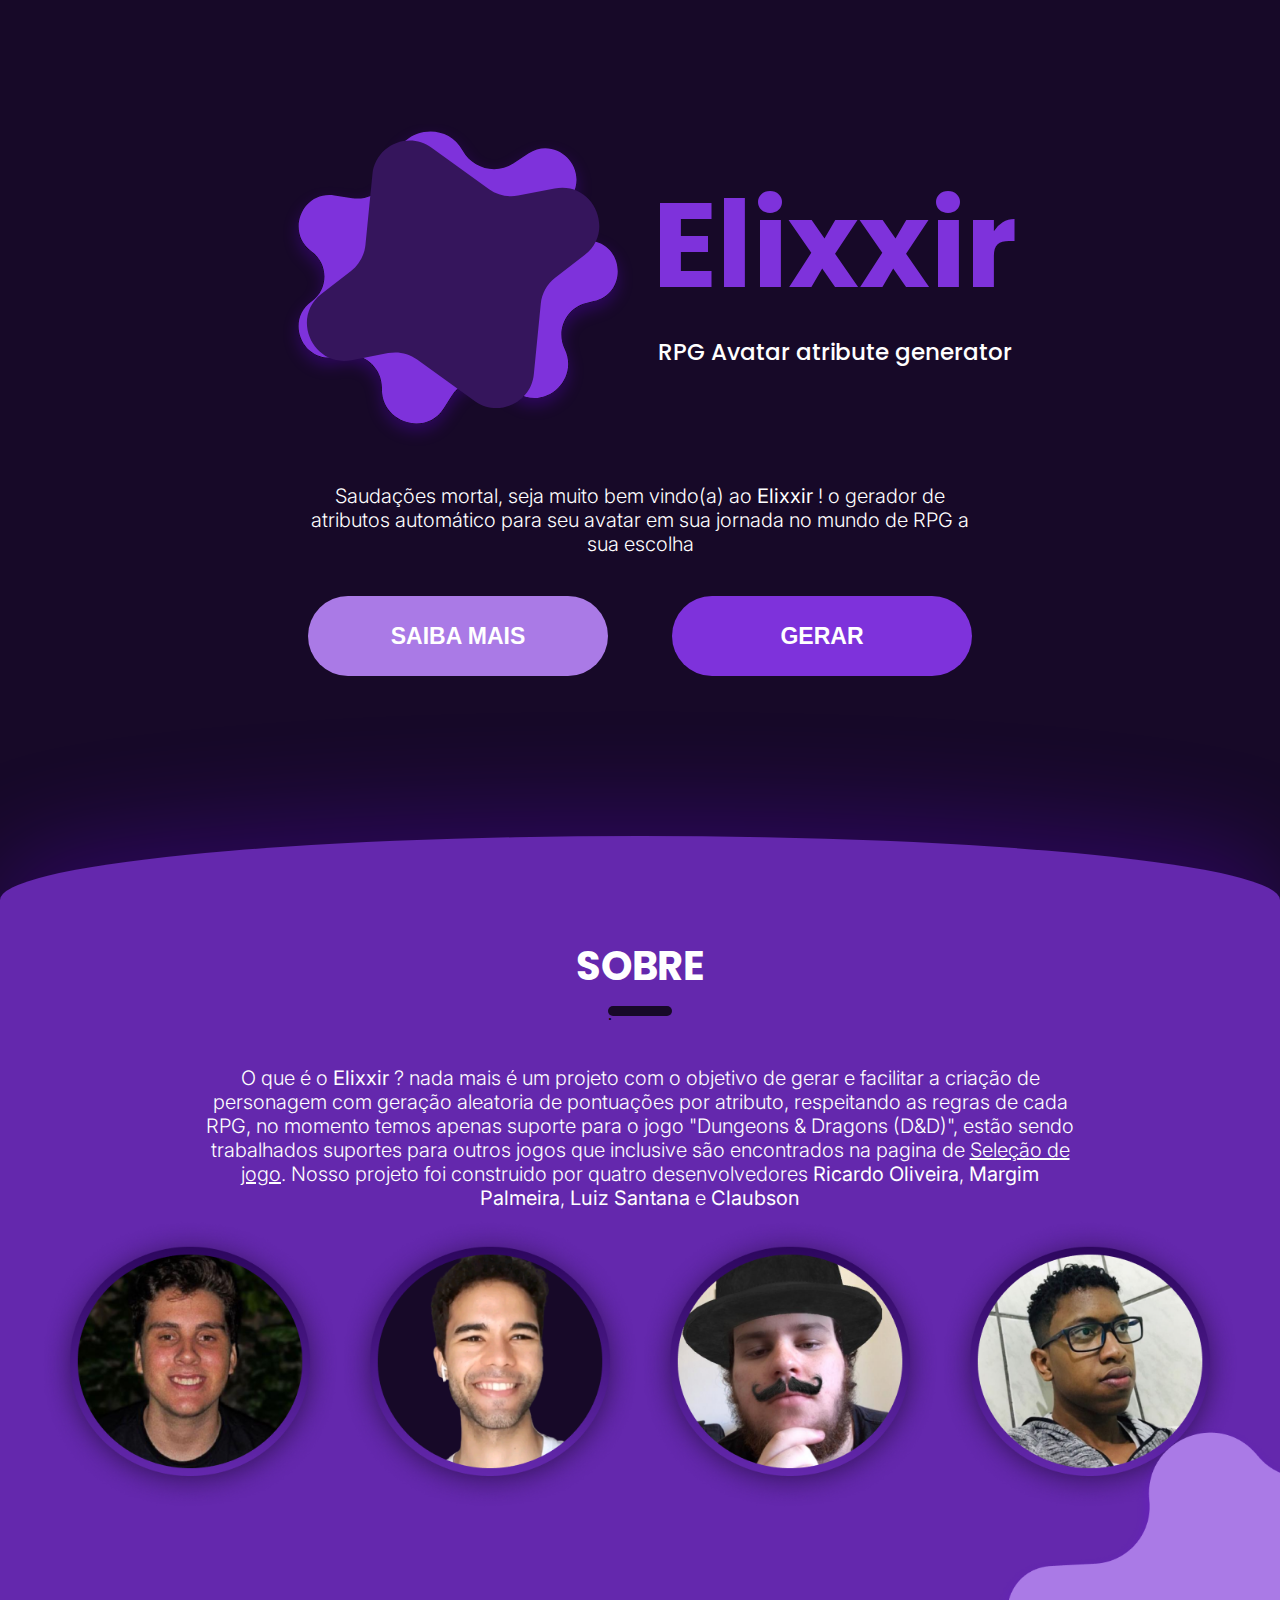
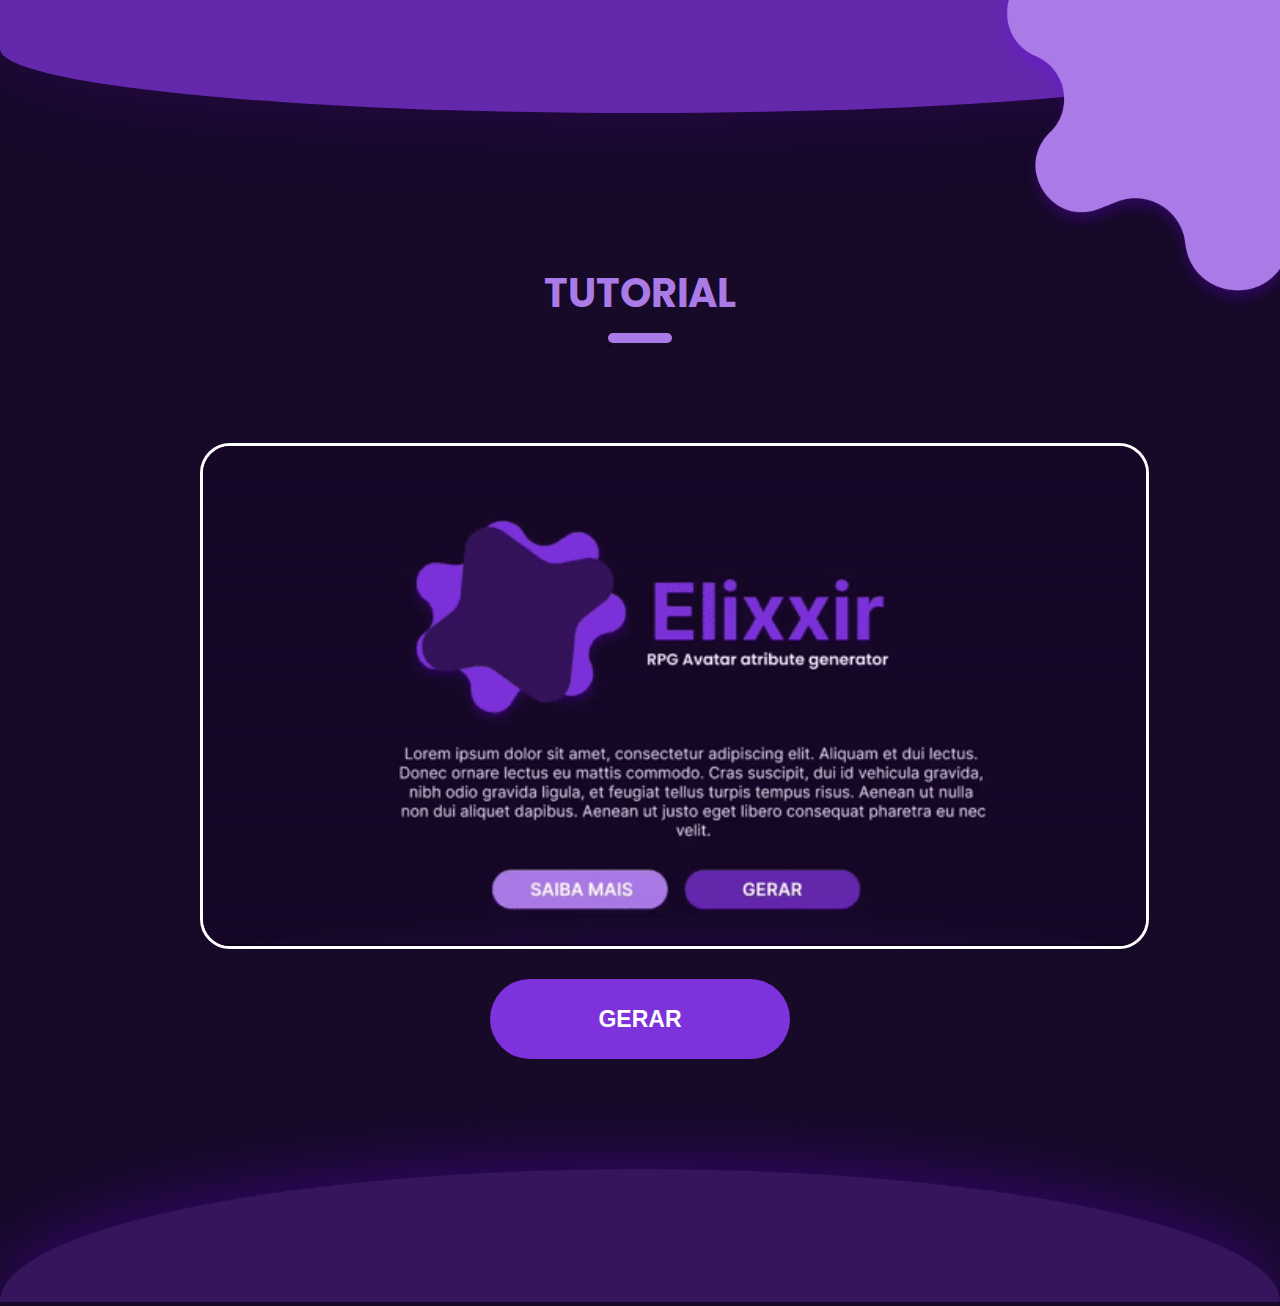
<file: frontend/pages/index.html>
<!DOCTYPE html>
<html lang="en">

<head>
    <meta charset="UTF-8">
    <meta http-equiv="X-UA-Compatible" content="IE=edge">
    <meta name="viewport" content="width=device-width, initial-scale=1.0">
    <title>Elixxir - Pagina Inicial</title>
    <link rel="stylesheet" href="../css/style.css">
    <link rel="stylesheet" href="../css/Responsividade.css">
    <link rel="preconnect" href="https://fonts.googleapis.com">
    <link rel="preconnect" href="https://fonts.gstatic.com" crossorigin>
    <link
        href="https://fonts.googleapis.com/css2?family=Inter:wght@400;600;700&family=Poppins:wght@400;600;700;800&display=swap"
        rel="stylesheet">
</head>

<body class="corpo">
    <header>
        <div class="contents">
            <div class="icon">
                <svg width="350" height="430" viewBox="0 0 467 430" fill="none" xmlns="http://www.w3.org/2000/svg">
                    <g filter="url(#filter0_d_0_1)">
                        <path
                            d="M146.928 55.6238C150.687 7.01187 216.175 -7.11291 239.637 35.6277C252.905 59.7978 284.163 67.9379 307.233 52.8391L327.359 39.6675C363.845 15.7891 407.553 57.4801 385.943 95.3533C372.031 119.735 386.037 150.702 413.57 156.169C456.901 164.773 458.009 226.337 415.016 236.495L404.752 238.92C377.768 245.296 363.787 275.381 375.811 300.365C395.486 341.244 349.431 383.244 311.485 358.378L295.013 347.585C271.57 332.222 240.089 339.012 225.062 362.672L214.504 379.296C190.182 417.592 130.908 398.309 131.983 352.955C132.641 325.235 107.502 303.589 80.2887 308.902L69.9373 310.924C26.5796 319.39 2.21339 262.843 38.145 237.143C60.9771 220.812 60.9732 186.825 38.2482 170.346C2.94788 144.748 25.585 88.7468 68.6696 95.463L92.4358 99.1678C119.679 103.415 144.802 83.1141 146.928 55.6238Z"
                            fill="#7E32DB" />
                    </g>
                    <path
                        d="M119.284 67.4904C123.072 29.1266 167.017 9.29975 198.286 31.8467L275.009 87.1685C286.181 95.2247 300.183 98.3149 313.708 95.7098L362.418 86.3284C414.134 76.3678 444.117 142.823 402.427 175.005L363.161 205.317C352.257 213.734 345.309 226.276 343.955 239.983L334.662 334.114C330.874 372.478 286.93 392.304 255.66 369.757L178.938 314.436C167.765 306.38 153.764 303.289 140.238 305.894L91.5283 315.276C39.8118 325.236 9.82884 258.781 51.5193 226.599L90.7857 196.288C101.689 187.871 108.638 175.328 109.991 161.621L119.284 67.4904Z"
                        fill="#35155C" />
                    <defs>
                        <filter id="filter0_d_0_1" x="0.781128" y="0.191406" width="465.89" height="429.562"
                            filterUnits="userSpaceOnUse" color-interpolation-filters="sRGB">
                            <feFlood flood-opacity="0" result="BackgroundImageFix" />
                            <feColorMatrix in="SourceAlpha" type="matrix"
                                values="0 0 0 0 0 0 0 0 0 0 0 0 0 0 0 0 0 0 127 0" result="hardAlpha" />
                            <feOffset dy="10" />
                            <feGaussianBlur stdDeviation="10" />
                            <feComposite in2="hardAlpha" operator="out" />
                            <feColorMatrix type="matrix" values="0 0 0 0 0.444445 0 0 0 0 0 0 0 0 0 1 0 0 0 0.25 0" />
                            <feBlend mode="normal" in2="BackgroundImageFix" result="effect1_dropShadow_0_1" />
                            <feBlend mode="normal" in="SourceGraphic" in2="effect1_dropShadow_0_1" result="shape" />
                        </filter>
                    </defs>
                </svg>
            </div>

            <div class="areaDeTexto">
                <h2>
                    Elixxir
                </h2>
                <h4>
                    RPG Avatar atribute generator
                </h4>
            </div>
        </div>
        <div class="headerInterative">
            <p class="descricaoDeProjeto">
                Saudações mortal, seja muito bem vindo(a) ao <b>Elixxir</b> ! o gerador de atributos automático para seu
                avatar em sua jornada no mundo de RPG a sua escolha
            </p>

            <div class="btns"><a href="index.html#sobre"><button id="purpleclaro">
                        SAIBA MAIS
                    </button></a>
                <a href="select.html"><button id="purpleescuro">
                        GERAR
                    </button></a>
            </div>
        </div>

    </header>
    <section class="sobre" id="sobre">
        <div class="align-title">
            <div class="titulo">

                <h2>SOBRE</h2>
                <blockquote class="divisor">.</blockquote>
    
            </div>
        </div>
       
        <p class="descricaoDeProjeto">
            O que é o <b>Elixxir</b> ? nada mais é um projeto com o objetivo de gerar e facilitar a criação de personagem com geração
            aleatoria de pontuações por atributo, respeitando as regras de cada RPG, no momento temos apenas suporte para o jogo
            "Dungeons & Dragons (D&D)", estão sendo trabalhados suportes para outros jogos que inclusive são encontrados na pagina de
            <a href="">Seleção de jogo</a>. Nosso projeto foi construido por quatro desenvolvedores <b>Ricardo Oliveira</b>, <b>Margim
            Palmeira</b>, <b>Luiz Santana</b> e <b> Claubson </b>  
        </p>

        <div class="membros">
            <div>
                <a href="github.com/ricmerces"><img src="../img/ricardo.png" alt=""></a>
                <a href="github.com/martimpalmeira"><img src="../img/martim.png" alt=""></a>
                <a href="github.com/ricmerces"><img src="../img/luiz.png" alt=""></a>
                <a href="github.com/claubson"><img src="../img/claubson.png" alt=""></a>
            </div>
        </div>

    </section>
    <div class="liqelixir">
        <img style="height: 500px;" src="../img/star2.png" alt="">

    </div>

    <section class="tutorial">
        <div class="align-title">
            <div class="titulo"><h2>TUTORIAL</h2>
                <blockquote class="divisor">.</blockquote></div>
        </div>
        
        

        <div class="tutoriais">
            <div class="cases">
                <img src="../img/tutorial.gif" alt="">
            </div>
        </div>
        

        
        <div class="btns">
            <a href="select.html">
                <button id="purpleescuro">
                    GERAR
            </button>
        </a>

        </div>

    </section>


    <footer>
        <div>
            <img width="100%" src="../img/footer.png" alt="">
        </div>
    </footer>
</body>

</html>
</file>
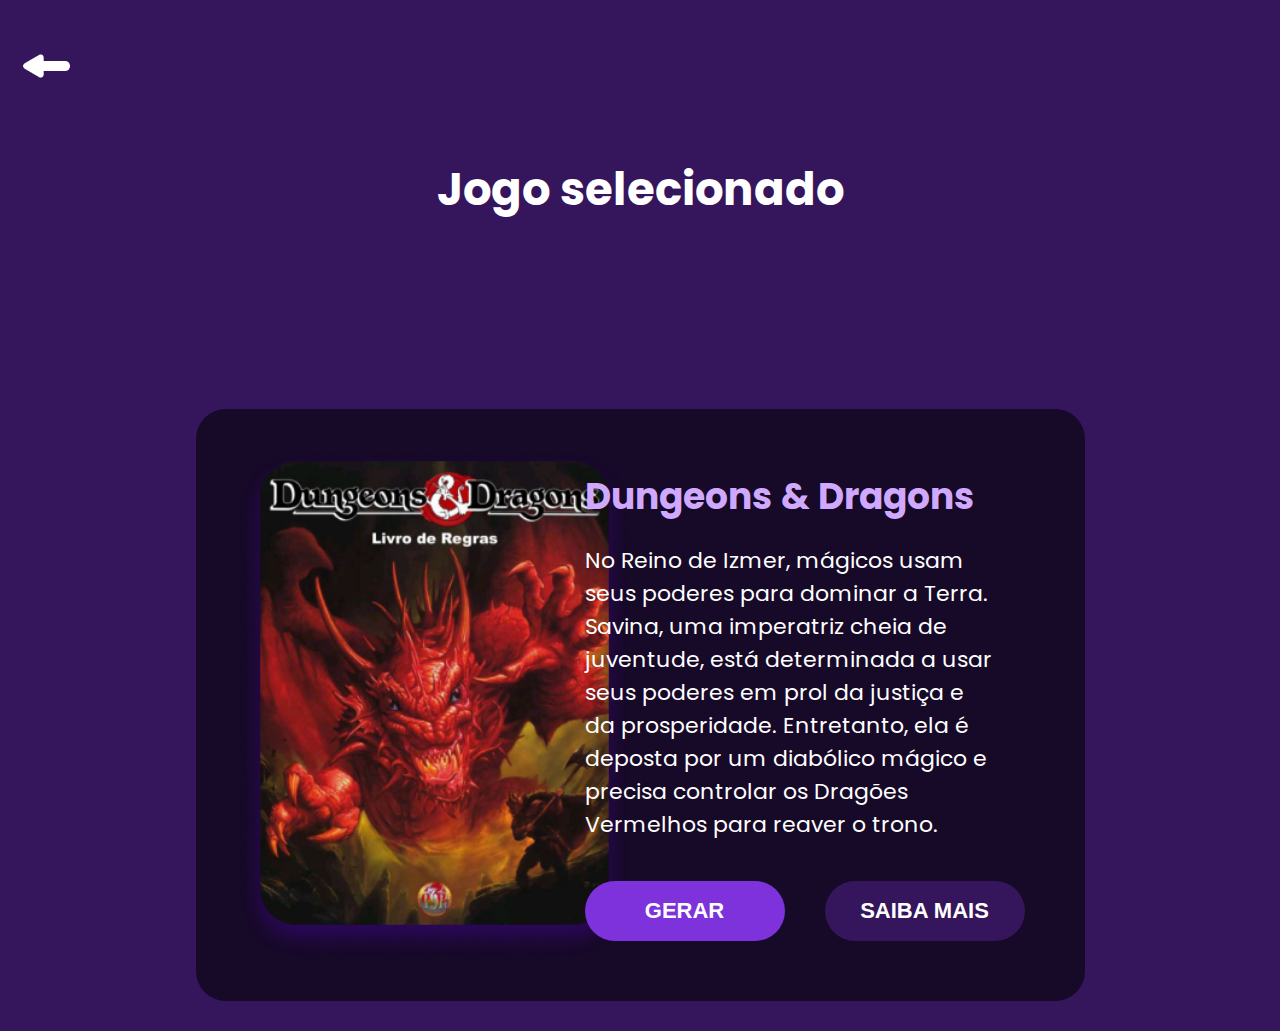
<file: pages/infoGame.html>
<!DOCTYPE html>
<html lang="en">

<head>
    <meta charset="UTF-8">
    <meta http-equiv="X-UA-Compatible" content="IE=edge">
    <meta name="viewport" content="width=device-width, initial-scale=1.0">
    <title>Elixxir - Selecionar jogo</title>
    <link rel="stylesheet" href="../css/StyleSelect.css">
    <link rel="preconnect" href="https://fonts.googleapis.com">
    <link rel="preconnect" href="https://fonts.gstatic.com" crossorigin>
    <link
        href="https://fonts.googleapis.com/css2?family=Inter:wght@400;600;700&family=Poppins:wght@400;600;700;800&display=swap"
        rel="stylesheet">
</head>

<body>



    <section class="selecioneJogo">
        <div class="area">
            <div class="align-back">
                <div class="voltar">
                    <a href="select.html"><img class="back" src="../img/back.png" alt=""></a>
                </div>
            </div>

            <h2>Jogo selecionado</h2>
            <div class="jogo">
                <div class="areaDoCard">
                    <div class="areaExplicativa">
                        <div class="jogoSelecionado">
                            <img src="../img/ded.png" alt="">
                        </div>
                        <div class="area02">
                            <div class="areatextual">
                                <h4>Dungeons & Dragons</h4>
                                <p>No Reino de Izmer, mágicos usam seus poderes para dominar a Terra. Savina, uma
                                    imperatriz
                                    cheia
                                    de juventude, está determinada a usar seus poderes em prol da justiça e da
                                    prosperidade.
                                    Entretanto, ela é deposta por um diabólico mágico e precisa controlar os Dragões
                                    Vermelhos
                                    para
                                    reaver o trono.</p>
                            </div>
                            <div class="btns">

                                <a href="randomPerson.html"><button class="btnExplicative">GERAR</button></a>
                                <a href="https://pt.wikipedia.org/wiki/Dungeons_%26_Dragons"><button class="btn"
                                        id="purpleescuro">SAIBA MAIS</button></a>

                            </div>
                        </div>
                    </div>


                </div>


            </div>

    </section>
    <!-- <img src="" alt="">
            <h2>Jogo Selecionado</h2>
            <div class="jogo">

                <div class="areaExplicativa">
                    <div>
                        <img src="../img/ded.png" alt="">
                    </div>

                    <div class="area02">
                        <div class="areatextual">
                            <h4>Dungeons & Dragons</h4>
                            <p>No Reino de Izmer, mágicos usam seus poderes para dominar a Terra. Savina, uma imperatriz
                                cheia
                                de juventude, está determinada a usar seus poderes em prol da justiça e da prosperidade.
                                Entretanto, ela é deposta por um diabólico mágico e precisa controlar os Dragões
                                Vermelhos
                                para
                                reaver o trono.</p>
                        </div>

                        <div class="btns">

                            <a href="randomPerson.html"><button class="btn">GERAR</button></a>
                            <a href="https://pt.wikipedia.org/wiki/Dungeons_%26_Dragons"><button class="btn"
                                    id="purpleescuro">SAIBA MAIS</button></a>

                        </div>
                    </div>
                </div>
            </div>
        </div> -->

</body>

</html>
</file>
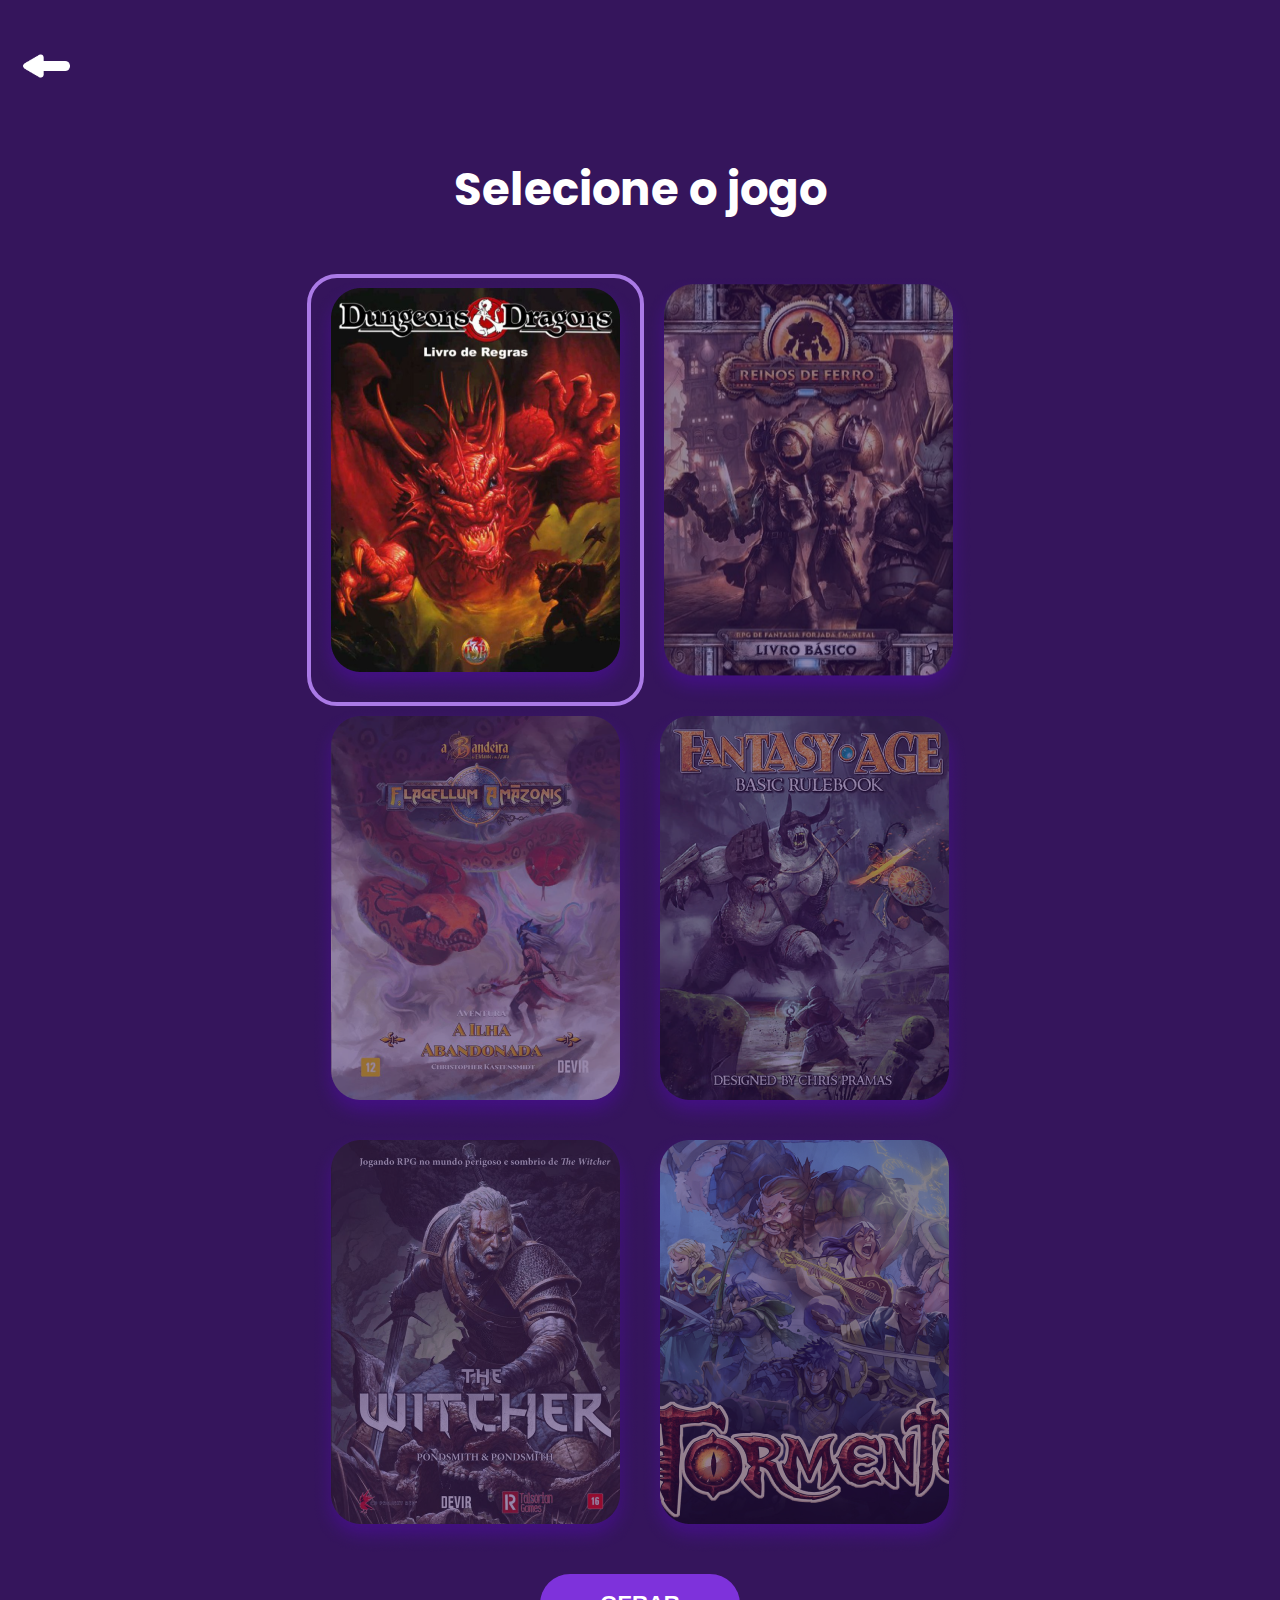
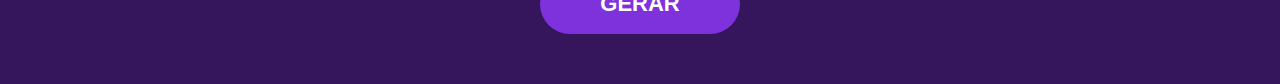
<file: pages/select.html>
<!DOCTYPE html>
<html lang="en">

<head>
    <meta charset="UTF-8">
    <meta http-equiv="X-UA-Compatible" content="IE=edge">
    <meta name="viewport" content="width=device-width, initial-scale=1.0">
    <title>Elixxir - Selecionar jogo</title>
    <link rel="stylesheet" href="../css/StyleSelect.css">
    <link rel="preconnect" href="https://fonts.googleapis.com">
    <link rel="preconnect" href="https://fonts.gstatic.com" crossorigin>
    <link
        href="https://fonts.googleapis.com/css2?family=Inter:wght@400;600;700&family=Poppins:wght@400;600;700;800&display=swap"
        rel="stylesheet">
</head>

<body>
    <section class="selecioneJogo">
        <div class="area">
            <div class="align-back">
                <div class="voltar">
                    <a href="../index.html"><img class="back" src="../img/back.png" alt=""></a>
                </div>
            </div>
            
            <h2>Selecione o jogo</h2>
            <div class="jogo">
    
                <img id="select" src="../img/ded.png" alt="">
                <img src="../img/jogo.png" alt="">
                <img src="../img/jogo2.png" alt="">
                <img src="../img/jogo3.png" alt="">
                <img src="../img/jogo4.png" alt="">
                <img src="../img/jogo5.png" alt="">

            </div>
    
            <div class="btns"><a href="infoGame.html"><button class="btn">GERAR</button></a>
    
            </div>
        </div>
        
    </section>
</body>

</html>
</file>
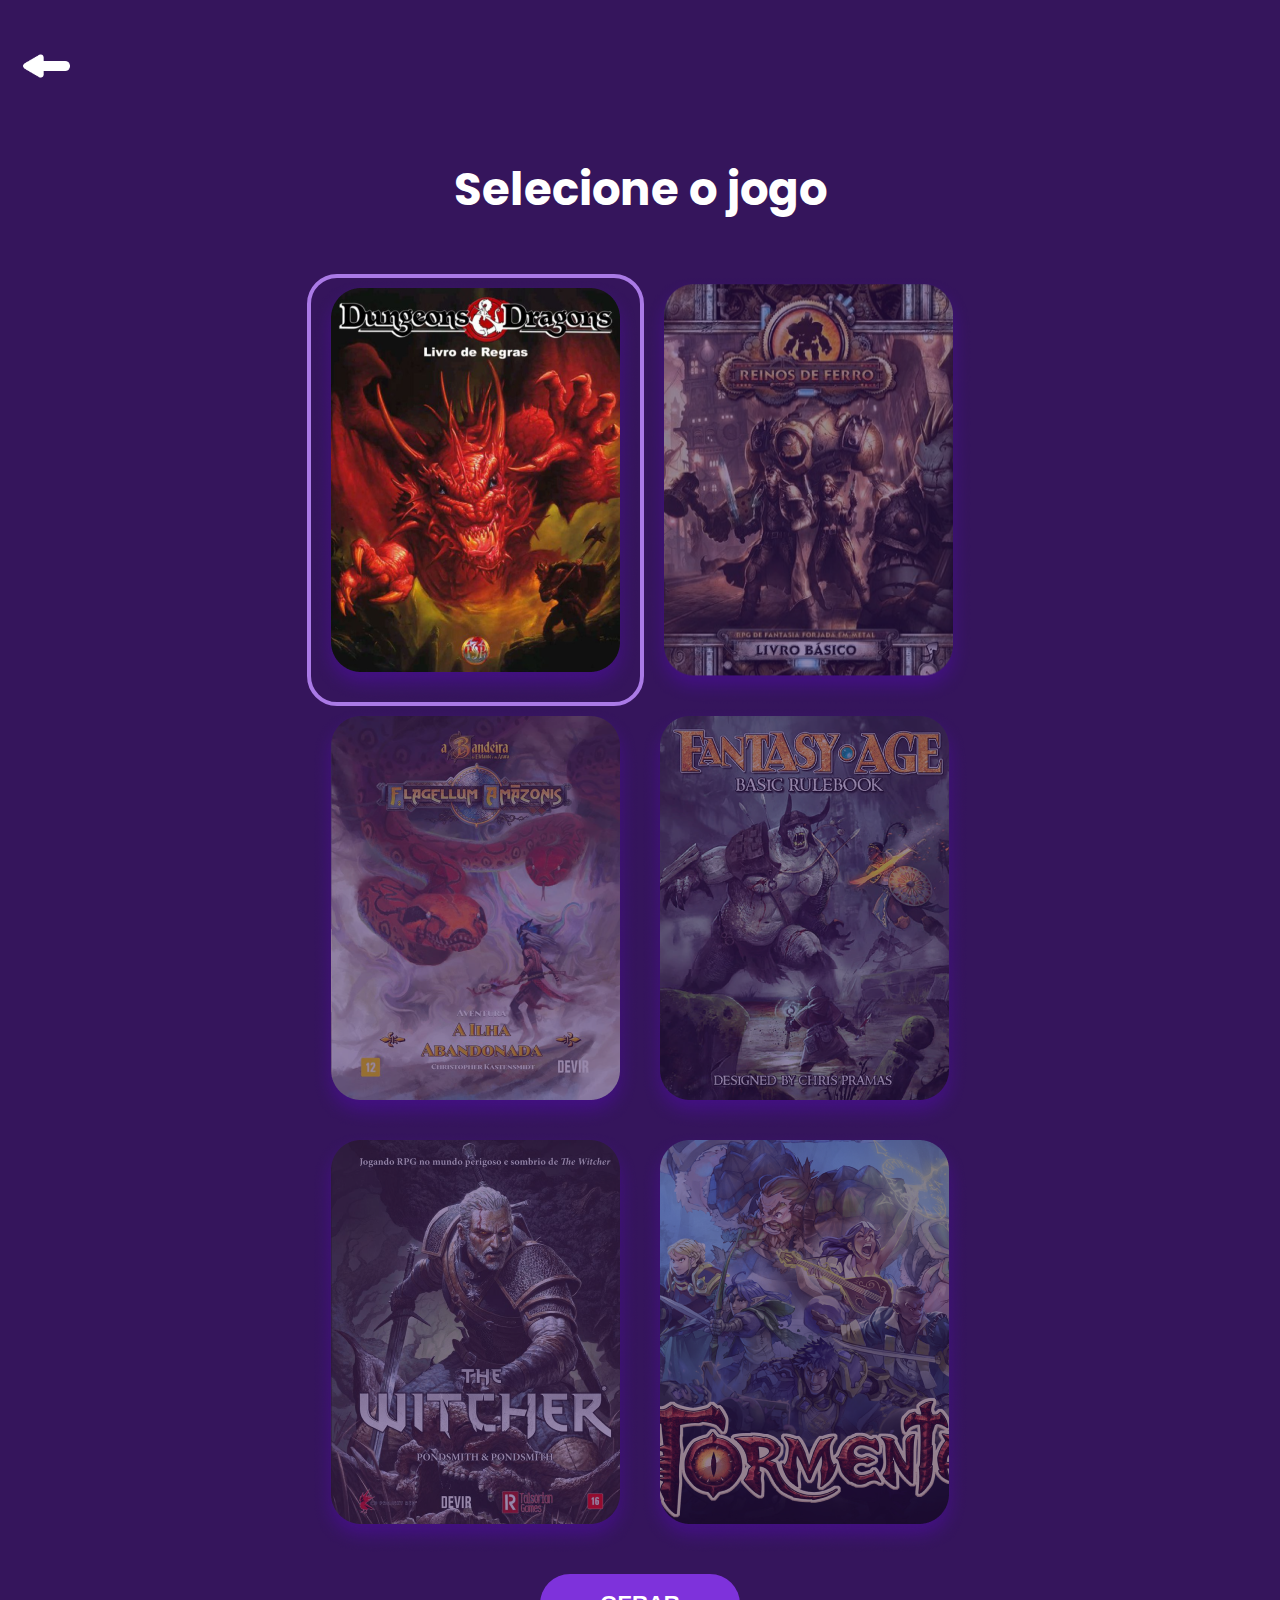
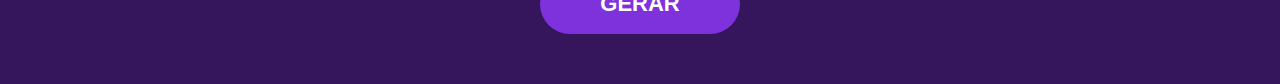
<file: frontend/pages/select.html>
<!DOCTYPE html>
<html lang="en">

<head>
    <meta charset="UTF-8">
    <meta http-equiv="X-UA-Compatible" content="IE=edge">
    <meta name="viewport" content="width=device-width, initial-scale=1.0">
    <title>Elixxir - Selecionar jogo</title>
    <link rel="stylesheet" href="../css/StyleSelect.css">
    <link rel="preconnect" href="https://fonts.googleapis.com">
    <link rel="preconnect" href="https://fonts.gstatic.com" crossorigin>
    <link
        href="https://fonts.googleapis.com/css2?family=Inter:wght@400;600;700&family=Poppins:wght@400;600;700;800&display=swap"
        rel="stylesheet">
</head>

<body>
    <section class="selecioneJogo">
        <div class="area">
            <div class="align-back">
                <div class="voltar">
                    <a href="index.html"><img class="back" src="../img/back.png" alt=""></a>
                </div>
            </div>
            
            <h2>Selecione o jogo</h2>
            <div class="jogo">
    
                <img id="select" src="../img/ded.png" alt="">
                <img src="../img/jogo.png" alt="">
                <img src="../img/jogo2.png" alt="">
                <img src="../img/jogo3.png" alt="">
                <img src="../img/jogo4.png" alt="">
                <img src="../img/jogo5.png" alt="">

            </div>
    
            <div class="btns"><a href="infoGame.html"><button class="btn">GERAR</button></a>
    
            </div>
        </div>
        
    </section>
</body>

</html>
</file>
<file: frontend/css/style.css>
* {
    margin: 0;
    padding: 0;
    
}

.corpo {
    background: #170928;
}

/* Header */

.corpo header {
    display: flex;
    align-items: center;
    flex-direction: column;
    margin-top: 50px;
    
}

.corpo .contents {
    display: flex;
    flex-direction: row;
}

.corpo .icon {
    padding: 20px;
    margin-bottom: -50px;
    
}

.corpo header h2 {
    color: #7E32DB;
    font-size: 120px;
    font-family: 'Poppins', sans-serif;
}

.corpo header h4 {
    color: #fff;
    font-size: 23px;
    font-family: 'Poppins', sans-serif;
    font-weight: 500;

}

.corpo header .areaDeTexto {
    text-align: center;
    display: flex;
    flex-direction: column;
    justify-content: center;
}


.descricaoDeProjeto {
    font-family: 'Inter', sans-serif;
    font-weight: 200;
    margin: 10px 0;
    color: #fff;
    font-size: 22px;
    text-align: center;
    padding: 0 450px;
    
}


.btns {
    text-align: center;

}

.btns button {
    margin: 30px;
    width: 300px;
    height: 80px;
    font-size: 23px;
    border-radius: 50px;
    font-weight: bold;
    border-style: none;
    color: #fff;
    cursor: pointer;
    
}

.btns #purpleclaro {
    background-color: #AA7AE6;

}

.btns #purpleescuro {
    background-color: #7E32DB;
}


.sobre{
    margin-top: 130px;
    padding: 100px 0 200px;
    background-color: #7E32DB;
    border-radius: 100em/10em;
    background: #6428AD;
    box-shadow: 0px -20px 100px rgba(113, 0, 255, 0.25);
}

.sobre h2, .tutorial h2{
    text-align: center;
    color: #fff;
    font-family: 'Poppins', sans-serif;
    font-size: 40px;
    margin-bottom: 10px;
}

.divisor{
    background-color: #170928;
    width: 5vw;
    height: 10px;
    margin: 0 auto;
    border-radius: 30px;
}

.sobre .descricaoDeProjeto{
    margin-top: 50px;
    padding: 0 300px;
    
}

.sobre a{
    color: #fff;
}


.membros div{
    display: flex;
    justify-content: center;
    flex-wrap: wrap;
}

/* estrela */

.liqelixir{
    display: flex;
    flex-direction: row;
   justify-content: flex-end;
}

.liqelixir img{
    margin-top: -300px;
}

/* Tutorial */

.tutorial h2{
    margin-top: -50px;
    color: #AA7AE6;
    
}

.tutorial .divisor{
    background: #AA7AE6;
}

.tutorial{
    margin: 0 200px;
    display: flex;
    flex-direction: column;
}

.tutorial .areaDeTexto p{
    color: #fff;
    font-size: 22px;
    font-weight: 200;
    font-family: 'Inter', sans-serif;
}
.tutorial .areaDeTexto h4{
    color: #AA7AE6;
    font-size: 30px;
    font-weight: bold;
    font-family: 'Poppins', sans-serif;
}
.tutorial .areaDeTexto {
    display: flex;
    flex-direction: column;
    justify-content: center;
}

.tutoriais{
    margin-top: 100px;
}

.tutorial .cases{
    display: flex;
    justify-content: space-around;
    flex-direction: row;
}


.cliqueAqui{
    font-size: 25px;
    font-family: 'Poppins', sans-serif;
    text-align: center;
    margin-top: 100px;
    color: #AA7AE6;
    padding: 0 200px;
    font-weight: 200;
}


.cases img{
    height: 500px;
    border: 3px solid #fff;
    border-radius: 30px;
}

.tutorial .btns{
    display: flex;
    justify-content: center;
}

.tutorial .titulo{
    display: flex;
    flex-direction: column;
    justify-content: center;
    margin: 0 auto;
}

.tutorial{
    display: flex;
}

.align-title{
    display: flex;
    flex-direction: row;
    justify-content: center;
}
</file>
<file: frontend/css/Responsividade.css>
/* Responsividade */

@media screen and (max-width: 1528px) {
    
    .membros div img{
        width: 300px;
    }
    .descricaoDeProjeto {
        
        font-weight: 300;
        margin: 10px 0;
        color: #fff;
        font-size: 20px;
        text-align: center;
        padding: 0 300px;
    } 
    .sobre .descricaoDeProjeto{
        margin-top: 50px;
        padding: 0 200px;
    }
}
@media screen and (max-width: 1200px) {
    .membros div{
        display: flex;
        justify-content: center;
        flex-wrap: wrap;
    }
    .membros div img{
        width: 200px;
    }
    .liqelixir{
        display:none;
    }

    .sobre{
        margin-top: 130px;
        padding: 50px 0 100px;
        background-color: #7E32DB;
        border-radius: 100em/10em;
        background: #6428AD;
        box-shadow: 0px -20px 100px rgba(113, 0, 255, 0.25);
        
    }

    .tutorial h2{
        margin-top: 50px;
        color: #AA7AE6;
    }
    


}

@media screen and (max-width: 991px) {
    .descricaoDeProjeto {     
        font-weight: 300;
        margin: 10px 0;
        color: #fff;
        font-size: 20px;
        text-align: center;
        padding: 0 150px;
    } 
    .sobre .descricaoDeProjeto{
        margin-top: 50px;
        padding: 0 100px;
    }


    .corpo header h2 {
        color: #7E32DB;
        font-size: 80px;
        font-family: -apple-system, BlinkMacSystemFont, 'Segoe UI', Roboto, Oxygen, Ubuntu, Cantarell, 'Open Sans', 'Helvetica Neue', sans-serif;
    }
    
    .corpo header h4 {
        display: none;
    
    }

    .corpo .contents{
        flex-wrap: wrap;
        display: flex;
        flex-direction: column;
    }

    .corpo .icon {
        
        margin-bottom: -50px;
    }

    .corpo .icon svg{
        width: 300px;
        margin-bottom: -30px;
    }

    .btns button {
        margin: 30px;
        width: 250px;
        height: 80px;
       font-size: 22px;
    }

    .cases img{
        height: 300px;
        border: 3px solid #fff;
        border-radius: 30px;
    }
    
}
@media screen and (max-width: 600px) {
    .descricaoDeProjeto {
        font-family: -apple-system, BlinkMacSystemFont, 'Segoe UI', Roboto, Oxygen, Ubuntu, Cantarell, 'Open Sans', 'Helvetica Neue', sans-serif;
        font-weight: 300;
        margin: 10px 0;
        color: #fff;
        font-size: 20px;
        
        padding: 0 40px;
    }
    .btns button {
        margin: 20px;
        width: 200px;
        height: 60px;
        font-size: 22px;
    }

    .tutorial .btns button{
        margin: 30px auto;
    }
    
     .sobre .descricaoDeProjeto{
        margin-top: 50px;
        padding: 0 30px;
    }

    

}
@media screen and (max-width: 575px) {
    .cases img{
        height: 200px;
        border: 3px solid #fff;
        border-radius: 30px;
    }
}
@media screen and (max-width: 480px) {
    
    
}
@media screen and (max-width: 360px) {
   
}
</file>
<file: css/StyleSelect.css>
* {
    margin: 0;
    padding: 0;
}

body {
    background-color: #35155C;
    overflow-x: hidden;
}


.selecioneJogo {
   padding: 30px;
   display: flex;
   flex-wrap: wrap;
   flex-direction: column;
   justify-content: center;
}

.selecioneJogo h2 {
    margin-top: 50px;
    margin-bottom: 50px;
    /* margin-bottom: 20px; */
    color: #fff;
    text-align: center;
    font-size: 45px;
    font-family: 'Poppins', sans-serif;

}

.jogo {
    padding: 0 300px;
    margin: 0 auto;
    flex-wrap: wrap;
    justify-content: center;
    flex-direction: row;
    display: flex;
}

.jogo img{
    cursor: pointer;
}


button {
    margin: 30px;
    width: 300px;
    height: 80px;
    font-size: 23px;
    border-radius: 60px;
    font-weight: bold;
    border-style: none;
    color: #fff;
    cursor: pointer;
    background-color: #7E32DB;

}


/* Info game */

.areaExplicativa{
    padding: 40px;
    margin-top: 15vh;
    background-color: #170928;
    border-radius: 30px;
    display: flex;
    color: #fff;
    font-family: 'Poppins', sans-serif;
}


.areaExplicativa div{
    display: flex;
}
.areatextual{
    padding: 20px;
    display: flex;
    flex-direction: column;
}

.areatextual h4{
    font-size: 36px;
    color: #D0A9FF;
}

.areatextual p{
    padding: 20px 30px 0 0;
    font-size: 22px;
}

.areaExplicativa .area02{
    display: flex;
    flex-direction: column;
}


.btns #purpleclaro {
    background-color: #AA7AE6;

}

.btns #purpleescuro {
    background-color: #35155C;
}

.btns{
    display: flex;
    flex-direction: row;
    justify-content: center;
}


.btn{
    width: 25vw;
}


.align-back{
    /* background-color: aquamarine; */
    display: flex;
    justify-content: center;
}


.voltar{
    /* margin-right: -30px;
    padding-top: 10px;
    padding-left: 50px;
    z-index: 300;
    float: left;
    display: block;  */
    width: 100vw;
    display: flex;
    flex-direction: row;
    justify-content: start;

    /* background-color: aqua; */
}

.voltar .back{
    padding: 20px;
    width: 50px; 
}


#select{
    border: #AA7AE6 4px solid;
    border-radius: 30px;
}



.btns button {
    margin: 20px;
    width: 200px;
    height: 60px;
    font-size: 22px;
}

.tutorial .btns button{
    margin: 30px auto;
}

 .sobre .descricaoDeProjeto{
    margin-top: 50px;
    padding: 0 30px;
}

/* Responsividade */

@media screen and (max-width: 1528px) {
    .selecioneJogo{
        display: flex;
        flex-direction: row;
        justify-content: center;
    }

   .selecioneJogo .area{
        display: flex;
        flex-direction: column;
    }    
}

@media screen and (max-width: 1200px) {
    
    .selecioneJogo h2 {
        margin-top: 50px;
        margin-bottom: 50px;
        color: #fff;
        text-align: center;
        font-size: 40px;
        font-family: 'Poppins', sans-serif;
    }
   
    
}

@media screen and (max-width: 991px) {
    .selecioneJogo{
        display: flex;
        flex-direction: row;
        justify-content: center;
    }

   .selecioneJogo .area{
        display: flex;
        flex-direction: column;
    }    

    .areaExplicativa{
        flex-direction: column;
        padding: 50px;
        margin-top: 15vh;
        background-color: #170928;
        border-radius: 30px;
        display: flex;
        color: #fff;
        font-family: -apple-system, BlinkMacSystemFont, 'Segoe UI', Roboto, Oxygen, Ubuntu, Cantarell, 'Open Sans', 'Helvetica Neue', sans-serif;
    }

    .areaExplicativa .jogoSelecionado{
        display: flex;
        flex-direction: row;
        justify-content: center;
    } 
    
}
</file>
<file: frontend/css/StyleSelect.css>
* {
    margin: 0;
    padding: 0;
}

body {
    background-color: #35155C;
    overflow-x: hidden;
}


.selecioneJogo {
   padding: 30px;
   display: flex;
   flex-wrap: wrap;
   flex-direction: column;
   justify-content: center;
}

.selecioneJogo h2 {
    margin-top: 50px;
    margin-bottom: 50px;
    /* margin-bottom: 20px; */
    color: #fff;
    text-align: center;
    font-size: 45px;
    font-family: 'Poppins', sans-serif;

}

.jogo {
    padding: 0 300px;
    margin: 0 auto;
    flex-wrap: wrap;
    justify-content: center;
    flex-direction: row;
    display: flex;
}

.jogo img{
    cursor: pointer;
}


button {
    margin: 30px;
    width: 300px;
    height: 80px;
    font-size: 23px;
    border-radius: 60px;
    font-weight: bold;
    border-style: none;
    color: #fff;
    cursor: pointer;
    background-color: #7E32DB;

}


/* Info game */

.areaExplicativa{
    padding: 40px;
    margin-top: 15vh;
    background-color: #170928;
    border-radius: 30px;
    display: flex;
    color: #fff;
    font-family: 'Poppins', sans-serif;
}


.areaExplicativa div{
    display: flex;
}
.areatextual{
    padding: 20px;
    display: flex;
    flex-direction: column;
}

.areatextual h4{
    font-size: 36px;
    color: #D0A9FF;
}

.areatextual p{
    padding: 20px 30px 0 0;
    font-size: 22px;
}

.areaExplicativa .area02{
    display: flex;
    flex-direction: column;
}


.btns #purpleclaro {
    background-color: #AA7AE6;

}

.btns #purpleescuro {
    background-color: #35155C;
}

.btns{
    display: flex;
    flex-direction: row;
    justify-content: center;
}


.btn{
    width: 25vw;
}


.align-back{
    /* background-color: aquamarine; */
    display: flex;
    justify-content: center;
}


.voltar{
    /* margin-right: -30px;
    padding-top: 10px;
    padding-left: 50px;
    z-index: 300;
    float: left;
    display: block;  */
    width: 100vw;
    display: flex;
    flex-direction: row;
    justify-content: start;

    /* background-color: aqua; */
}

.voltar .back{
    padding: 20px;
    width: 50px; 
}


#select{
    border: #AA7AE6 4px solid;
    border-radius: 30px;
}



.btns button {
    margin: 20px;
    width: 200px;
    height: 60px;
    font-size: 22px;
}

.tutorial .btns button{
    margin: 30px auto;
}

 .sobre .descricaoDeProjeto{
    margin-top: 50px;
    padding: 0 30px;
}

/* Responsividade */

@media screen and (max-width: 1528px) {
    .selecioneJogo{
        display: flex;
        flex-direction: row;
        justify-content: center;
    }

   .selecioneJogo .area{
        display: flex;
        flex-direction: column;
    }    
}

@media screen and (max-width: 1200px) {
    
    .selecioneJogo h2 {
        margin-top: 50px;
        margin-bottom: 50px;
        color: #fff;
        text-align: center;
        font-size: 40px;
        font-family: 'Poppins', sans-serif;
    }
   
    
}

@media screen and (max-width: 991px) {
    .selecioneJogo{
        display: flex;
        flex-direction: row;
        justify-content: center;
    }

   .selecioneJogo .area{
        display: flex;
        flex-direction: column;
    }    

    .areaExplicativa{
        flex-direction: column;
        padding: 50px;
        margin-top: 15vh;
        background-color: #170928;
        border-radius: 30px;
        display: flex;
        color: #fff;
        font-family: -apple-system, BlinkMacSystemFont, 'Segoe UI', Roboto, Oxygen, Ubuntu, Cantarell, 'Open Sans', 'Helvetica Neue', sans-serif;
    }

    .areaExplicativa .jogoSelecionado{
        display: flex;
        flex-direction: row;
        justify-content: center;
    } 
    
}
</file>
